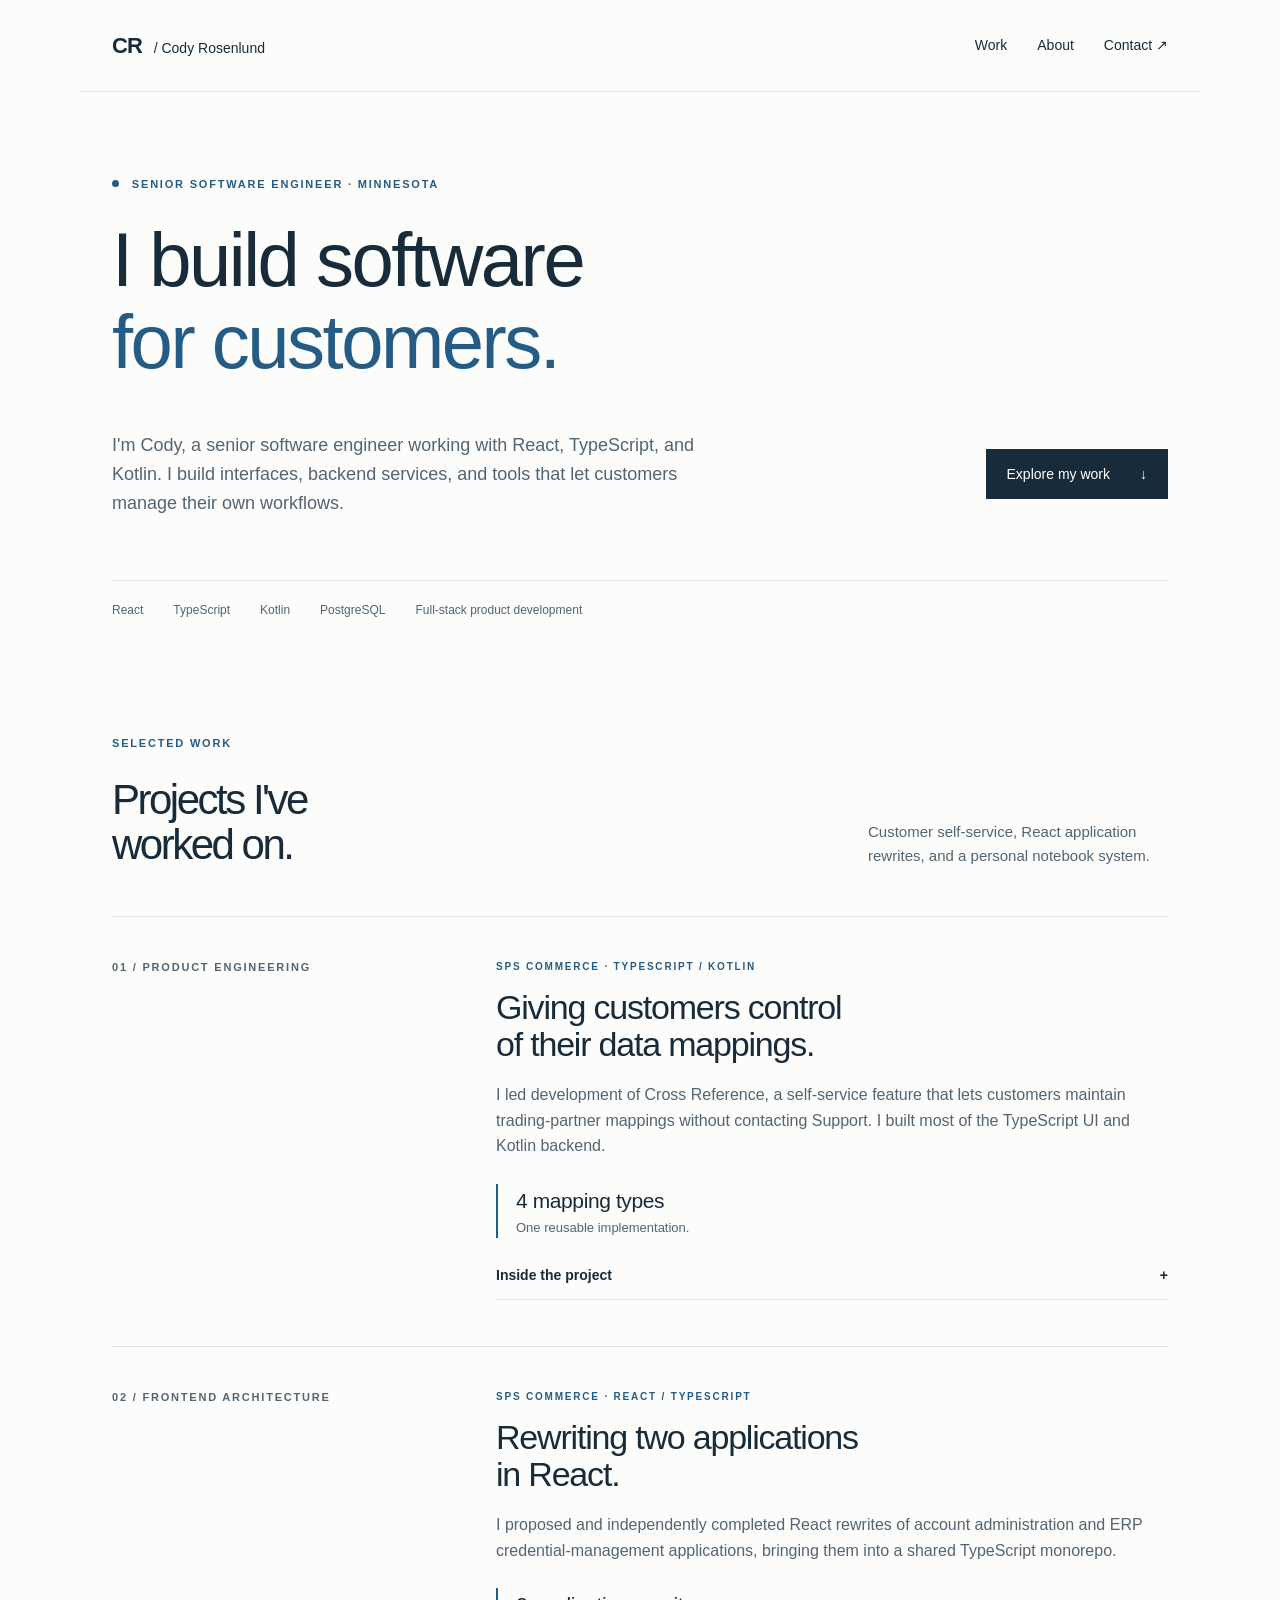
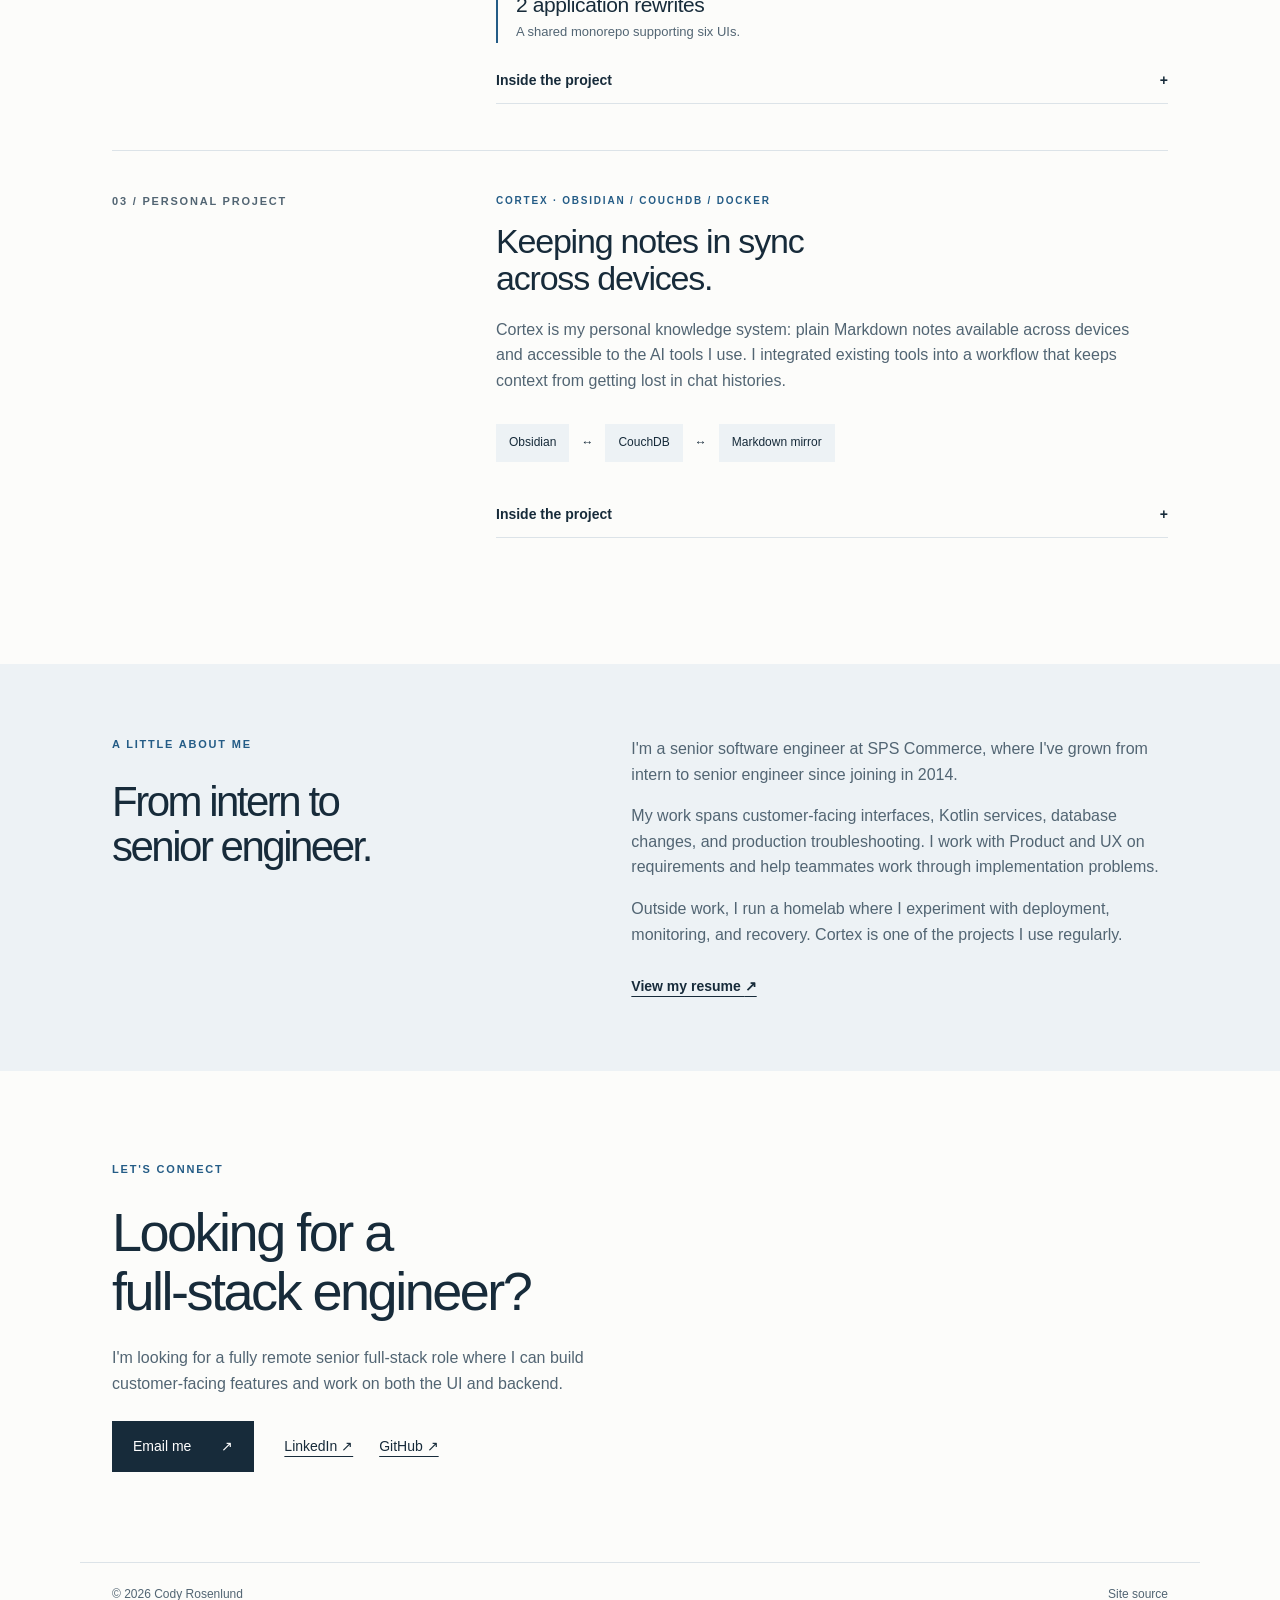
<file: index.html>
<!doctype html>
<html lang="en"><head><meta charset="utf-8"><meta name="viewport" content="width=device-width,initial-scale=1"><meta name="description" content="Cody Rosenlund is a senior software engineer building customer-facing products with React, TypeScript, and Kotlin."><title>Cody Rosenlund  -  Software Engineer</title><link rel="stylesheet" href="style.css"></head>
<body><a class="skip" href="#main">Skip to content</a><header class="nav wrap"><a class="brand" href="#">CR<span> / Cody Rosenlund</span></a><nav aria-label="Main navigation"><a href="#work">Work</a><a href="#about">About</a><a href="#contact">Contact <span aria-hidden="true">↗</span></a></nav></header>
<main id="main"><section class="hero wrap"><div class="eyebrow"><span class="dot"></span> SENIOR SOFTWARE ENGINEER · MINNESOTA</div><h1>I build software<br><span>for customers.</span></h1><div class="hero-bottom"><p>I'm Cody, a senior software engineer working with React, TypeScript, and Kotlin. I build interfaces, backend services, and tools that let customers manage their own workflows.</p><a class="button" href="#work">Explore my work <span aria-hidden="true">↓</span></a></div><div class="stack" aria-label="Primary technologies"><span>React</span><span>TypeScript</span><span>Kotlin</span><span>PostgreSQL</span><span>Full-stack product development</span></div></section>
<section id="work" class="work wrap"><div class="section-heading"><div><p class="eyebrow">SELECTED WORK</p><h2>Projects I've<br>worked on.</h2></div><p>Customer self-service, React application rewrites, and a personal notebook system.</p></div>
<article class="project"><div class="project-index">01 / PRODUCT ENGINEERING</div><div class="project-body"><p class="project-meta">SPS COMMERCE · TYPESCRIPT / KOTLIN</p><h3>Giving customers control<br>of their data mappings.</h3><p>I led development of Cross Reference, a self-service feature that lets customers maintain trading-partner mappings without contacting Support. I built most of the TypeScript UI and Kotlin backend.</p><div class="fact"><strong>4 mapping types</strong><span>One reusable implementation.</span></div><details><summary>Inside the project <span aria-hidden="true">+</span></summary><div class="detail-content"><h4>The problem</h4><p>Customers needed to maintain the relationships between their data and trading-partner values. Those changes previously required contacting Support.</p><h4>My approach</h4><p>I designed a generic implementation for connections, locations, carriers, and charges and allowances. I worked with Product on requirements and delivery updates, coordinated integration with other engineering teams, and used internal feedback to improve the experience.</p><h4>The result</h4><p>Customers can configure their own mappings, and the reusable design makes additional mapping types easier to introduce.</p></div></details></div></article>
<article class="project"><div class="project-index">02 / FRONTEND ARCHITECTURE</div><div class="project-body"><p class="project-meta">SPS COMMERCE · REACT / TYPESCRIPT</p><h3>Rewriting two applications<br>in React.</h3><p>I proposed and independently completed React rewrites of account administration and ERP credential-management applications, bringing them into a shared TypeScript monorepo.</p><div class="fact"><strong>2 application rewrites</strong><span>A shared monorepo supporting six UIs.</span></div><details><summary>Inside the project <span aria-hidden="true">+</span></summary><div class="detail-content"><h4>The work</h4><p>Completed in 2022-2023, the rewrites modernized two existing applications with shared patterns for the other UIs in the monorepo.</p><h4>Architecture decisions</h4><p>I introduced shared types, API clients, Storybook, and React Query across six UIs, including four embedded in larger applications. Moving UI configuration into database-stored JSON also enabled configuration changes without application deployments.</p><h4>What matters to me</h4><p>I wanted teams to reuse types and API clients instead of maintaining separate implementations for each UI.</p></div></details></div></article>
<article class="project"><div class="project-index">03 / PERSONAL PROJECT</div><div class="project-body"><p class="project-meta">CORTEX · OBSIDIAN / COUCHDB / DOCKER</p><h3>Keeping notes in sync<br>across devices.</h3><p>Cortex is my personal knowledge system: plain Markdown notes available across devices and accessible to the AI tools I use. I integrated existing tools into a workflow that keeps context from getting lost in chat histories.</p><div class="flow" aria-label="Obsidian synchronizes through CouchDB with a Markdown mirror"><span>Obsidian</span><b aria-hidden="true">↔</b><span>CouchDB</span><b aria-hidden="true">↔</b><span>Markdown mirror</span></div><details><summary>Inside the project <span aria-hidden="true">+</span></summary><div class="detail-content"><h4>The approach</h4><p>Obsidian provides the editing experience. Self-hosted LiveSync synchronizes notes through CouchDB, while a headless container maintains a Markdown mirror for tools that work with files.</p><h4>Operational choices</h4><p>CouchDB is the source of truth; the mirror can be regenerated. Private network access, sync monitoring, and backups support the workflow. Notes include conventions so tools can find relevant context and make focused changes.</p><h4>My contribution</h4><p>This is integration and operational work built on existing open-source tools. The engineering challenge is making the pieces work together and understanding where synchronization, persistence, and recovery can fail.</p></div></details></div></article>
</section>
<section id="about" class="about"><div class="wrap about-grid"><div><p class="eyebrow">A LITTLE ABOUT ME</p><h2>From intern to<br>senior engineer.</h2></div><div><p>I'm a senior software engineer at SPS Commerce, where I've grown from intern to senior engineer since joining in 2014.</p><p>My work spans customer-facing interfaces, Kotlin services, database changes, and production troubleshooting. I work with Product and UX on requirements and help teammates work through implementation problems.</p><p>Outside work, I run a homelab where I experiment with deployment, monitoring, and recovery. Cortex is one of the projects I use regularly.</p><a class="text-link" href="resume.html">View my resume <span aria-hidden="true">↗</span></a></div></div></section>
<section id="contact" class="contact wrap"><p class="eyebrow">LET'S CONNECT</p><h2>Looking for a<br>full-stack engineer?</h2><p>I'm looking for a fully remote senior full-stack role where I can build customer-facing features and work on both the UI and backend.</p><a class="button" href="mailto:cody.rosenlund@live.com">Email me <span aria-hidden="true">↗</span></a><div class="social"><a href="https://www.linkedin.com/in/cody-rosenlund-b9218241/">LinkedIn ↗</a><a href="https://github.com/cody-rosenlund-dev">GitHub ↗</a></div></section>
</main><footer class="wrap"><span>© 2026 Cody Rosenlund</span><a href="https://github.com/cody-rosenlund-dev/cody-rosenlund-dev.github.io">Site source</a></footer></body></html>
</file>
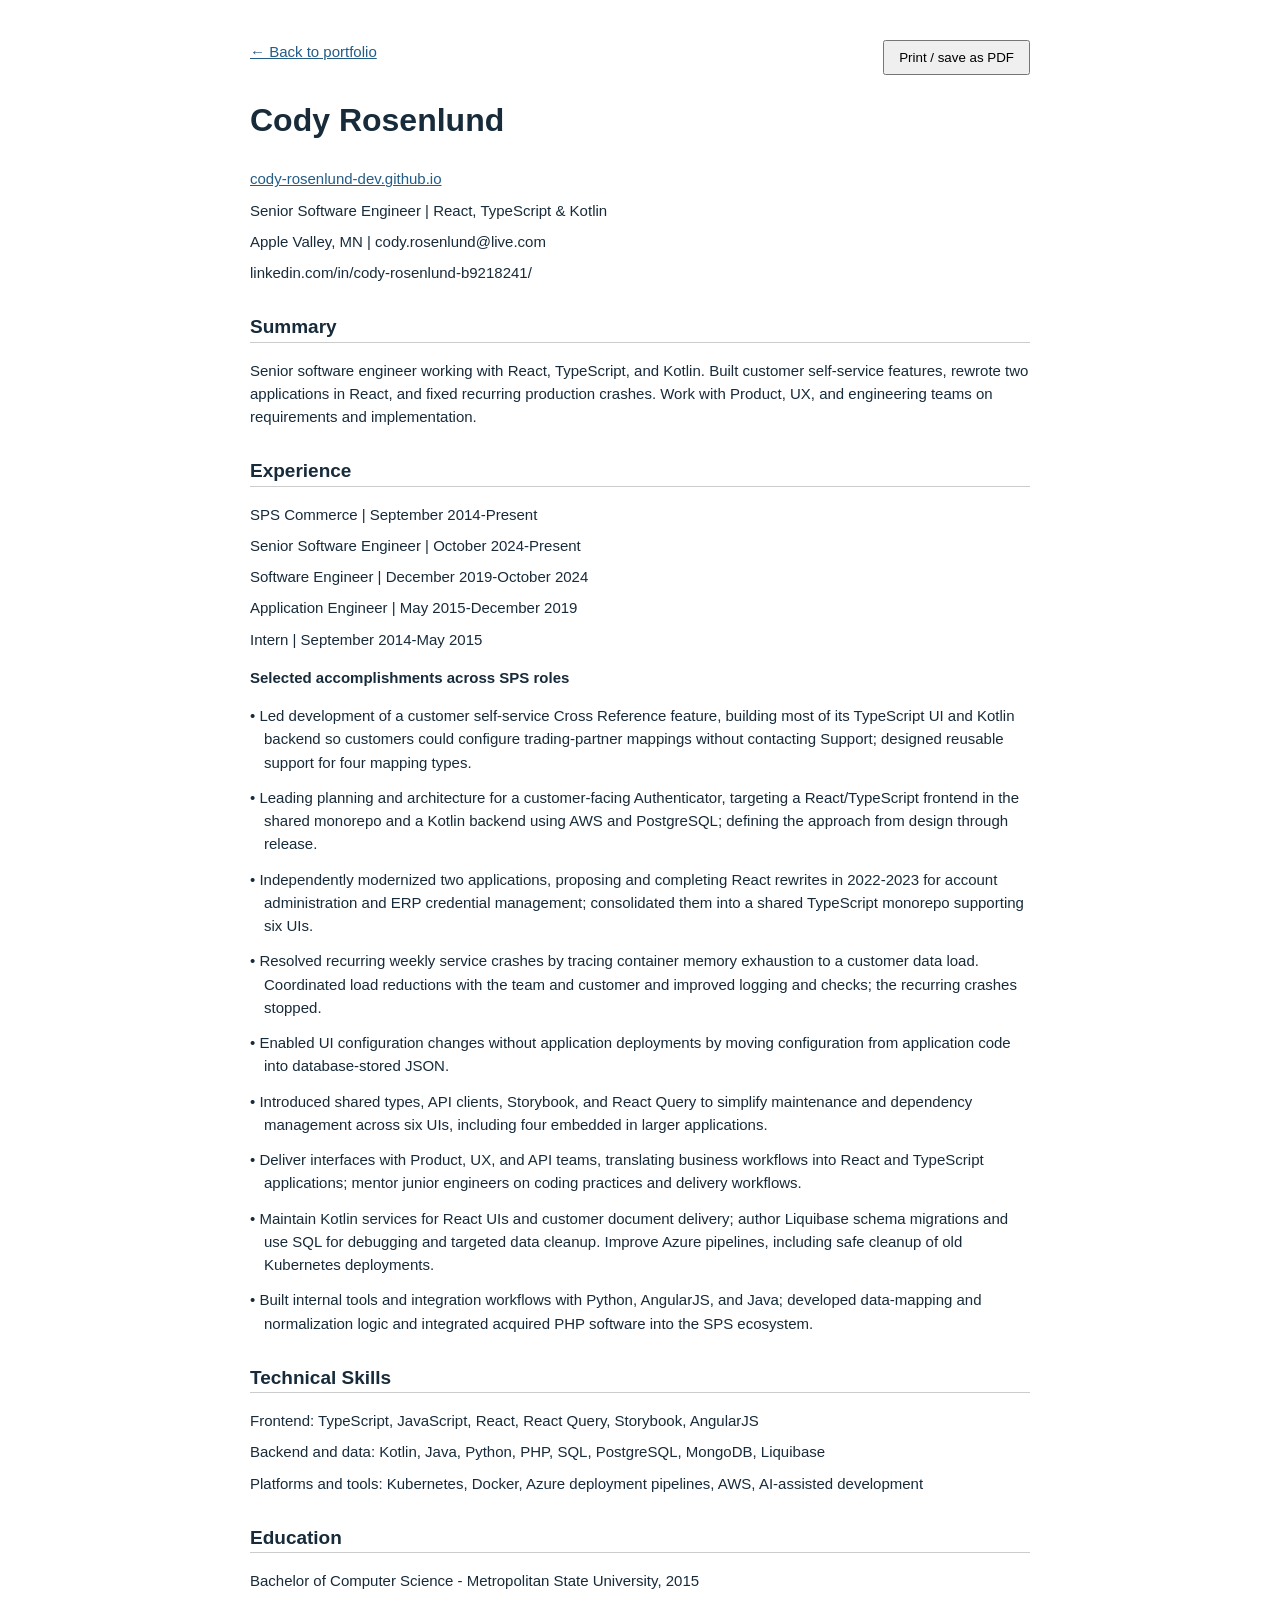
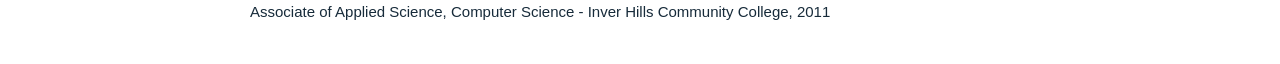
<file: resume.html>
<!doctype html><html lang="en"><head><meta charset="utf-8"><meta name="viewport" content="width=device-width,initial-scale=1"><title>Cody Rosenlund  -  Resume</title><style>body{font:15px/1.55 Arial,sans-serif;color:#172b3a;max-width:780px;margin:40px auto;padding:0 24px}h1{font-size:32px}h2{font-size:19px;border-bottom:1px solid #ccc;margin-top:28px}h3{font-size:15px}p{margin:8px 0}.bullet{padding-left:14px;text-indent:-14px;margin:12px 0}nav{display:flex;justify-content:space-between}a{color:#245c86}button{padding:8px 14px;cursor:pointer}@media print{nav{display:none}body{margin:0;font-size:10pt}h2{break-after:avoid}p{break-inside:avoid}@page{margin:16mm}}</style></head><body><nav><a href="index.html">← Back to portfolio</a><button onclick="window.print()">Print / save as PDF</button></nav><h1>Cody Rosenlund</h1><p><a href="https://cody-rosenlund-dev.github.io/">cody-rosenlund-dev.github.io</a></p><p>Senior Software Engineer | React, TypeScript &amp; Kotlin</p><p>Apple Valley, MN  |  cody.rosenlund@live.com</p><p>linkedin.com/in/cody-rosenlund-b9218241/</p><h2>Summary</h2><p>Senior software engineer working with React, TypeScript, and Kotlin. Built customer self-service features, rewrote two applications in React, and fixed recurring production crashes. Work with Product, UX, and engineering teams on requirements and implementation.</p><h2>Experience</h2><p>SPS Commerce  |  September 2014-Present</p><p>Senior Software Engineer  |  October 2024-Present</p><p>Software Engineer  |  December 2019-October 2024</p><p>Application Engineer  |  May 2015-December 2019</p><p>Intern  |  September 2014-May 2015</p><h3>Selected accomplishments across SPS roles</h3><p class="bullet">• Led development of a customer self-service Cross Reference feature, building most of its TypeScript UI and Kotlin backend so customers could configure trading-partner mappings without contacting Support; designed reusable support for four mapping types.</p><p class="bullet">• Leading planning and architecture for a customer-facing Authenticator, targeting a React/TypeScript frontend in the shared monorepo and a Kotlin backend using AWS and PostgreSQL; defining the approach from design through release.</p><p class="bullet">• Independently modernized two applications, proposing and completing React rewrites in 2022-2023 for account administration and ERP credential management; consolidated them into a shared TypeScript monorepo supporting six UIs.</p><p class="bullet">• Resolved recurring weekly service crashes by tracing container memory exhaustion to a customer data load. Coordinated load reductions with the team and customer and improved logging and checks; the recurring crashes stopped.</p><p class="bullet">• Enabled UI configuration changes without application deployments by moving configuration from application code into database-stored JSON.</p><p class="bullet">• Introduced shared types, API clients, Storybook, and React Query to simplify maintenance and dependency management across six UIs, including four embedded in larger applications.</p><p class="bullet">• Deliver interfaces with Product, UX, and API teams, translating business workflows into React and TypeScript applications; mentor junior engineers on coding practices and delivery workflows.</p><p class="bullet">• Maintain Kotlin services for React UIs and customer document delivery; author Liquibase schema migrations and use SQL for debugging and targeted data cleanup. Improve Azure pipelines, including safe cleanup of old Kubernetes deployments.</p><p class="bullet">• Built internal tools and integration workflows with Python, AngularJS, and Java; developed data-mapping and normalization logic and integrated acquired PHP software into the SPS ecosystem.</p><h2>Technical Skills</h2><p>Frontend: TypeScript, JavaScript, React, React Query, Storybook, AngularJS</p><p>Backend and data: Kotlin, Java, Python, PHP, SQL, PostgreSQL, MongoDB, Liquibase</p><p>Platforms and tools: Kubernetes, Docker, Azure deployment pipelines, AWS, AI-assisted development</p><h2>Education</h2><p>Bachelor of Computer Science  -  Metropolitan State University, 2015</p><p>Associate of Applied Science, Computer Science  -  Inver Hills Community College, 2011</p></body></html>
</file>
<file: style.css>
:root{--ink:#172b3a;--muted:#526573;--blue:#245c86;--line:#dce3e8;--paper:#fcfcfa;--tint:#edf2f5}*{box-sizing:border-box}html{scroll-behavior:smooth;scroll-padding-top:30px}body{margin:0;background:var(--paper);color:var(--ink);font-family:Arial,Helvetica,sans-serif;line-height:1.6}a{color:inherit;text-underline-offset:5px}.wrap{max-width:1120px;margin:auto;padding-left:32px;padding-right:32px}.nav{display:flex;justify-content:space-between;align-items:center;padding-top:28px;padding-bottom:28px;border-bottom:1px solid var(--line)}.brand{font-weight:700;text-decoration:none;letter-spacing:-1px;font-size:22px}.brand span{font-size:14px;letter-spacing:0;font-weight:400;margin-left:8px}nav{display:flex;gap:30px;font-size:14px}nav a{text-decoration:none}.skip{position:absolute;left:10px;top:-100px;background:white;padding:12px;z-index:2}.skip:focus{top:10px}:focus-visible{outline:3px solid var(--blue);outline-offset:6px}.hero{padding-top:84px;padding-bottom:38px}.eyebrow,.project-meta,.project-index{font-size:11px;font-weight:700;letter-spacing:1.8px}.eyebrow{color:var(--blue);margin:0 0 25px}.dot{display:inline-block;background:var(--blue);width:7px;height:7px;border-radius:50%;margin:0 8px 1px 0}h1,h2,h3{line-height:1.08;letter-spacing:-2.5px;font-weight:500}h1{font-size:clamp(44px,6vw,76px);margin:0 0 30px}h1 span{color:var(--blue)}.hero-bottom{display:flex;justify-content:space-between;align-items:center;gap:50px}.hero-bottom p{font-size:18px;max-width:610px;color:var(--muted)}.button{display:inline-flex;align-items:center;justify-content:space-between;gap:30px;padding:14px 21px;background:var(--ink);color:white;text-decoration:none;font-size:14px;white-space:nowrap}.button:hover{background:var(--blue)}.stack{margin-top:45px;padding-top:20px;border-top:1px solid var(--line);display:flex;flex-wrap:wrap;gap:14px 30px;font-size:12px;color:var(--muted)}.work{padding-top:76px;padding-bottom:80px}.section-heading{display:flex;justify-content:space-between;align-items:end;gap:50px;margin-bottom:48px}h2{font-size:42px;margin:0}.section-heading>p{max-width:300px;color:var(--muted);font-size:15px;margin-bottom:0}.project{display:grid;grid-template-columns:1fr 2fr;gap:48px;border-top:1px solid var(--line);padding:42px 0 46px}.project-index{color:var(--muted)}.project-meta{color:var(--blue);font-size:10px;margin:0 0 14px}h3{font-size:34px;letter-spacing:-1.2px;margin:0 0 20px}.project-body>p:not(.project-meta){color:var(--muted);font-size:16px;max-width:650px}.fact{border-left:2px solid var(--blue);padding-left:18px;margin:25px 0}.fact strong,.fact span{display:block}.fact strong{font-weight:500;font-size:21px;letter-spacing:-.4px}.fact span{font-size:13px;color:var(--muted)}details{margin-top:26px}summary{cursor:pointer;display:flex;justify-content:space-between;list-style:none;font-size:14px;font-weight:700;border-bottom:1px solid var(--line);padding-bottom:12px}summary::-webkit-details-marker{display:none}details[open] summary span{transform:rotate(45deg)}.detail-content{padding:8px 0 0;font-size:15px;color:var(--muted)}h4{margin:18px 0 4px;color:var(--ink)}.detail-content p{margin:0 0 14px}.flow{display:flex;align-items:center;gap:12px;flex-wrap:wrap;font-size:12px;padding:15px 0}.flow span{padding:9px 13px;background:var(--tint)}.flow b{font-weight:400}.about{background:var(--tint);padding:72px 0}.about-grid{display:grid;grid-template-columns:1fr 1.25fr;gap:90px}.about-grid p:not(.eyebrow){margin-top:0;color:var(--muted);font-size:16px}.text-link{display:inline-block;margin-top:12px;font-size:14px;font-weight:700}.contact{padding-top:90px;padding-bottom:90px}.contact h2{font-size:54px}.contact>p:not(.eyebrow){max-width:540px;color:var(--muted);margin:25px 0}.social{display:inline-flex;gap:26px;margin-left:30px;font-size:14px}footer{border-top:1px solid var(--line);padding-top:22px;padding-bottom:28px;display:flex;justify-content:space-between;font-size:12px;color:var(--muted)}@media(max-width:700px){.wrap{padding-left:22px;padding-right:22px}.brand span{display:none}nav{gap:20px}.hero{padding-top:54px}.hero-bottom,.section-heading{display:block}.hero-bottom p{font-size:17px}.hero-bottom .button{margin-top:12px}.stack{gap:10px 18px}.work{padding-top:55px}.section-heading>p{margin-top:25px}.project{grid-template-columns:1fr;gap:22px;padding:30px 0 38px}h2{font-size:35px}h3{font-size:30px}.about-grid{grid-template-columns:1fr;gap:30px}.about{padding:50px 0}.contact{padding-top:60px;padding-bottom:60px}.contact h2{font-size:42px}.social{margin:25px 0 0;display:flex}footer{gap:20px;align-items:start}}@media(prefers-reduced-motion:reduce){html{scroll-behavior:auto}}
</file>
